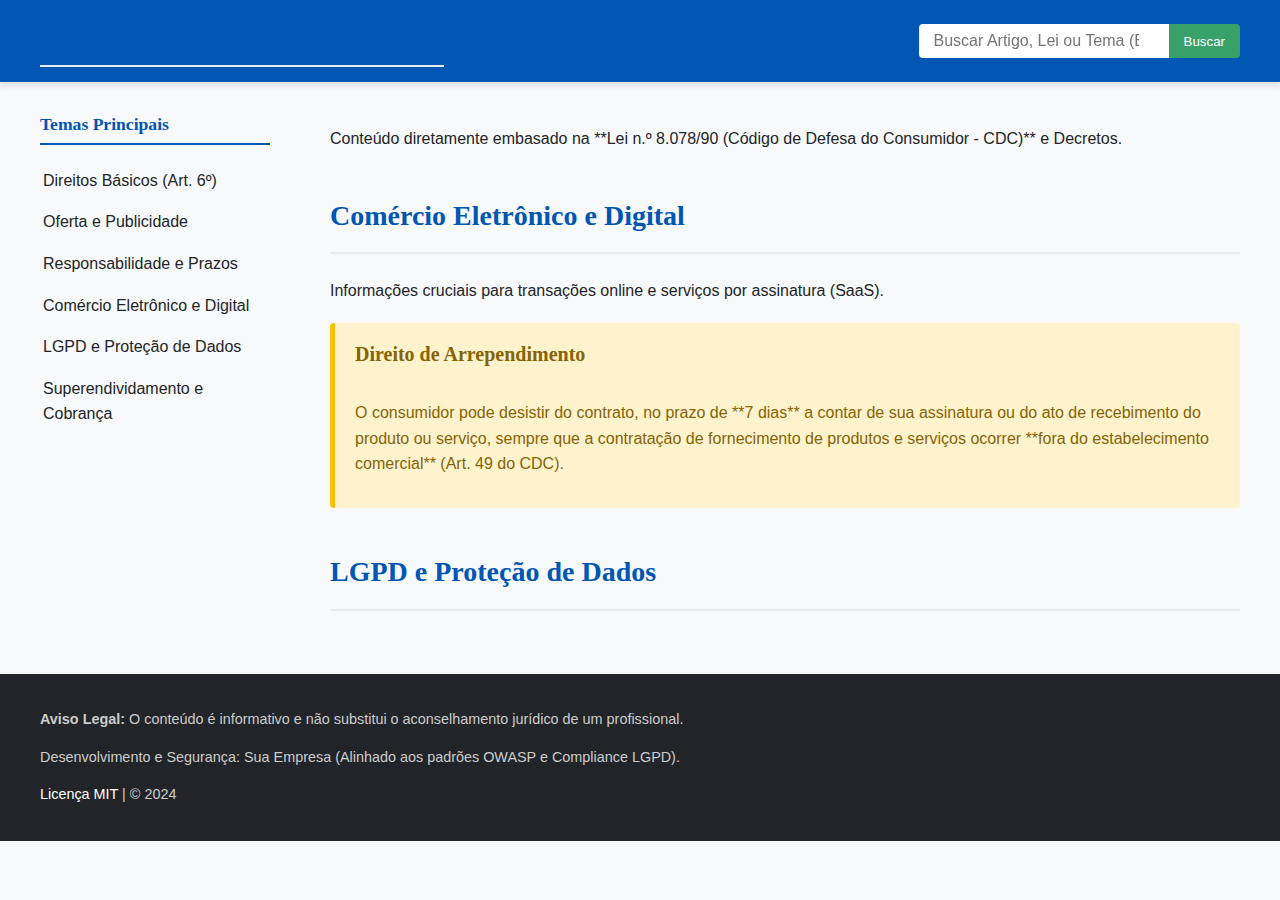
<file: advogados recém-formados/Direito Privado/Direito do Consumidor/index.html>
<!DOCTYPE html>
<html lang="pt-BR">
<head>
    <meta charset="UTF-8">
    <meta name="viewport" content="width=device-width, initial-scale=1.0">
    <title>Guia Prático de Direito do Consumidor | CDC, E-commerce e LGPD</title>
    <meta name="description" content="Consulta rápida sobre seus direitos de consumidor: Lei 8.078/90, direito de arrependimento, responsabilidade por vícios e segurança online.">
    <link rel="stylesheet" href="styles/main.css">
    </head>
<body>
    <header role="banner">
        <div class="container">
            <h1 class="logo">Guia Prático de Direito do Consumidor</h1>
            <form role="search" aria-label="Busca no Guia">
                <input type="search" placeholder="Buscar Artigo, Lei ou Tema (Ex: Arrependimento)">
                <button type="submit">Buscar</button>
            </form>
        </div>
    </header>

    <main role="main">
        <div class="container layout-grid">

            <aside id="menu-lateral" role="navigation" aria-label="Navegação por Temas">
                <h2>Temas Principais</h2>
                <ul>
                    <li><a href="#direitos-basicos">Direitos Básicos (Art. 6º)</a></li>
                    <li><a href="#oferta-publicidade">Oferta e Publicidade</a></li>
                    <li><a href="#responsabilidade">Responsabilidade e Prazos</a></li>
                    <li><a href="#e-commerce">Comércio Eletrônico e Digital</a></li>
                    <li><a href="#lgpd">LGPD e Proteção de Dados</a></li>
                    <li><a href="#superendividamento">Superendividamento e Cobrança</a></li>
                </ul>
            </aside>

            <section id="conteudo-principal" aria-label="Direito do Consumidor Detalhado">
                
                <article class="destaque-lei">
                    <p>Conteúdo diretamente embasado na **Lei n.º 8.078/90 (Código de Defesa do Consumidor - CDC)** e Decretos.</p>
                </article>

                <section id="e-commerce">
                    <h2>Comércio Eletrônico e Digital</h2>
                    <p>Informações cruciais para transações online e serviços por assinatura (SaaS).</p>
                    
                    <div class="card-alerta">
                        <h3>Direito de Arrependimento</h3>
                        <p>O consumidor pode desistir do contrato, no prazo de **7 dias** a contar de sua assinatura ou do ato de recebimento do produto ou serviço, sempre que a contratação de fornecimento de produtos e serviços ocorrer **fora do estabelecimento comercial** (Art. 49 do CDC).</p>
                    </div>

                    <div class="lista-artigos">
                        </div>
                </section>

                <section id="lgpd">
                    <h2>LGPD e Proteção de Dados</h2>
                    </section>
                
                </section>
        </div>
    </main>

    <footer role="contentinfo">
        <div class="container">
            <p><strong>Aviso Legal:</strong> O conteúdo é informativo e não substitui o aconselhamento jurídico de um profissional.</p>
            <p>Desenvolvimento e Segurança: Sua Empresa (Alinhado aos padrões OWASP e Compliance LGPD).</p>
            <p><a href="/licenca">Licença MIT</a> | © 2024</p>
        </div>
    </footer>

</body>
</html>
</file>
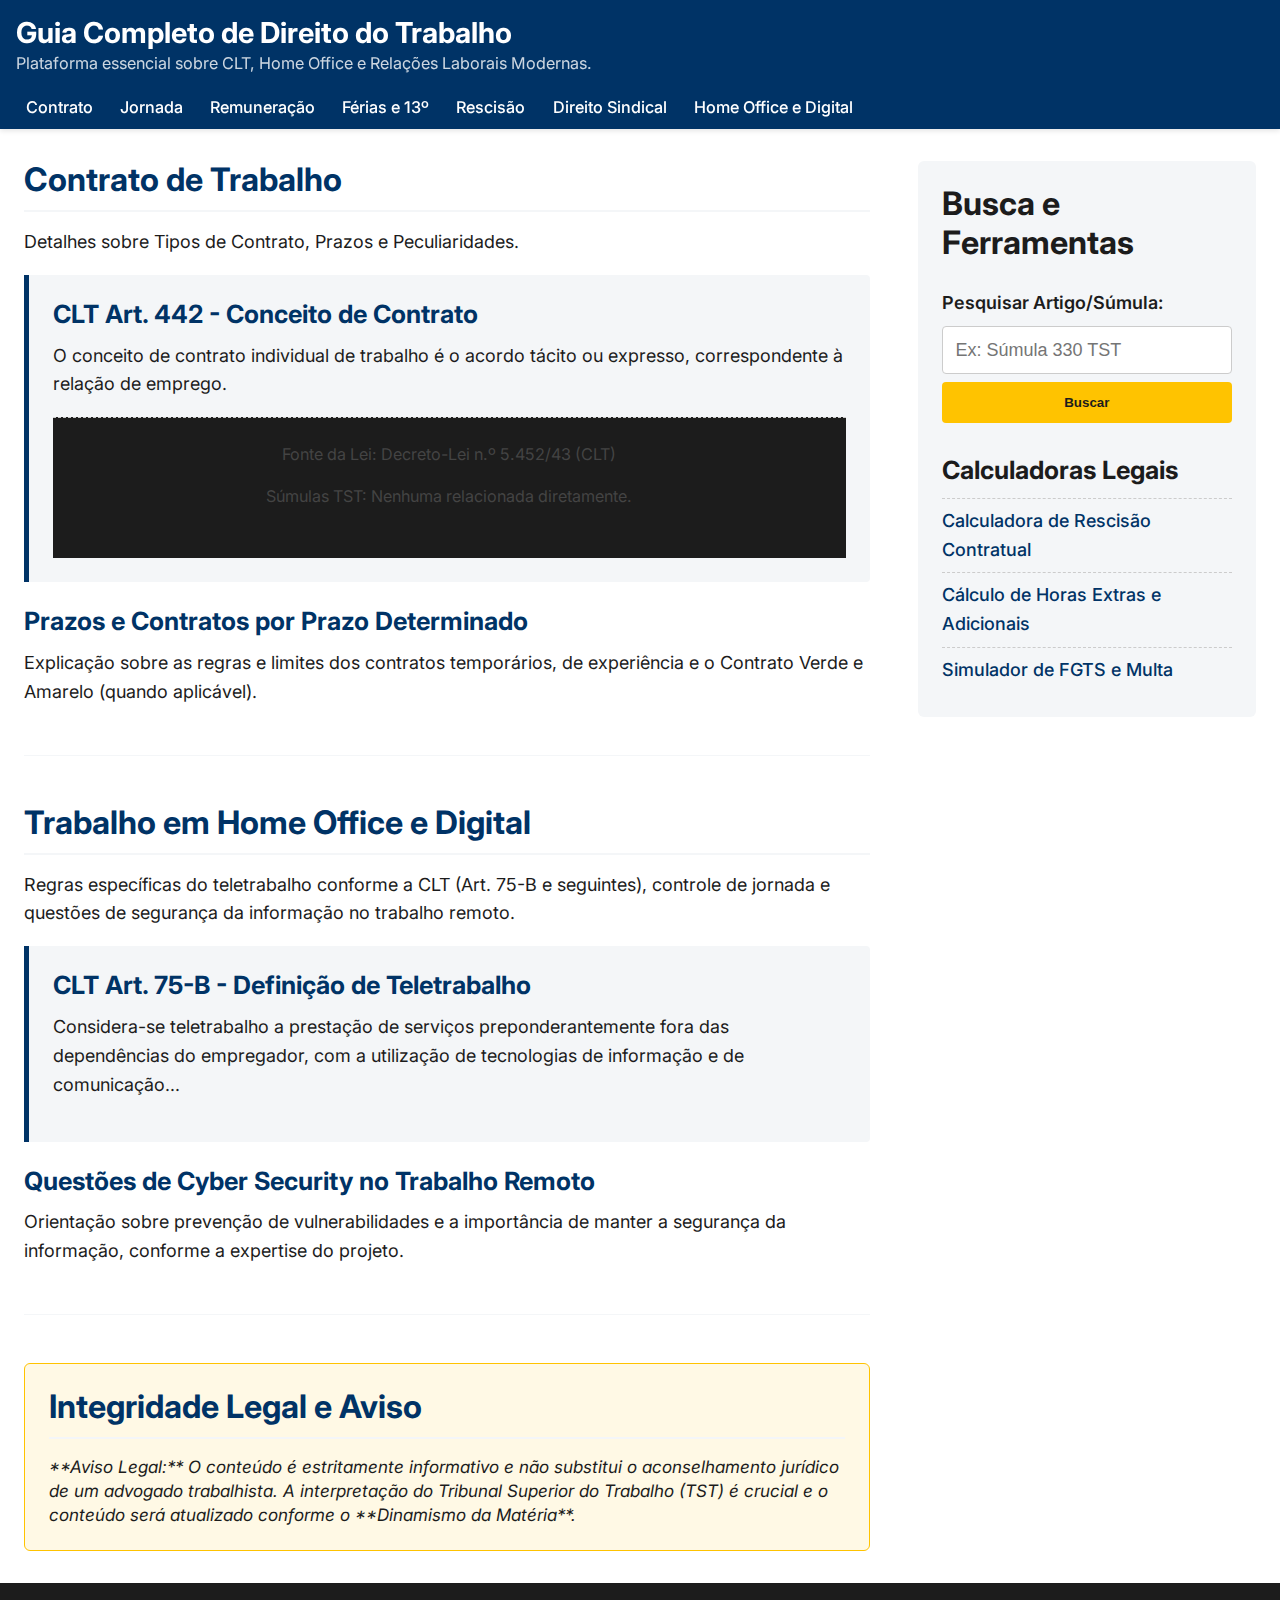
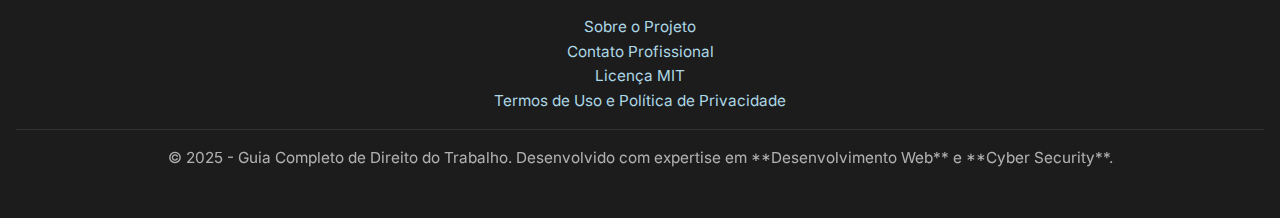
<file: advogados recém-formados/Direito Privado/Direito do Trabalho/index.html>
<!DOCTYPE html>
<html lang="pt-br">
<head>
    <meta charset="UTF-8">
    <meta name="viewport" content="width=device-width, initial-scale=1.0">
    <title>Guia Completo de Direito do Trabalho | CLT, Home Office e Digitalização</title>
    
    <link href="https://fonts.googleapis.com/css2?family=Inter:wght@400;500;700&family=Roboto:wght@400;700&display=swap" rel="stylesheet">
    
    <link rel="stylesheet" href="styles/main.css"> 
</head>
<body>

    <header role="banner" id="site-header">
        <div class="header-content">
            <h1>Guia Completo de Direito do Trabalho</h1>
            <p>Plataforma essencial sobre CLT, Home Office e Relações Laborais Modernas.</p>
        </div>
        
        <nav aria-label="Navegação de Módulos Legais">
            <ul>
                <li><a href="#contrato">Contrato</a></li>
                <li><a href="#jornada">Jornada</a></li>
                <li><a href="#remuneracao">Remuneração</a></li>
                <li><a href="#ferias">Férias e 13º</a></li>
                <li><a href="#rescisao">Rescisão</a></li>
                <li><a href="#sindical">Direito Sindical</a></li>
                <li><a href="#homeoffice">Home Office e Digital</a></li>
            </ul>
        </nav>
    </header>

    <div class="container-grid">

        <main role="main">

            <section id="contrato" aria-labelledby="contrato-titulo">
                <h2 id="contrato-titulo">Contrato de Trabalho</h2>
                <p>Detalhes sobre Tipos de Contrato, Prazos e Peculiaridades.</p>
                
                <article class="clt-artigo">
                    <h3>CLT Art. 442 - Conceito de Contrato</h3>
                    <p>O conceito de contrato individual de trabalho é o acordo tácito ou expresso, correspondente à relação de emprego.</p>
                    <footer>
                        <p>Fonte da Lei: Decreto-Lei n.º 5.452/43 (CLT)</p>
                        <p>Súmulas TST: Nenhuma relacionada diretamente.</p>
                    </footer>
                </article>

                <article class="clt-subtopico">
                    <h3>Prazos e Contratos por Prazo Determinado</h3>
                    <p>Explicação sobre as regras e limites dos contratos temporários, de experiência e o Contrato Verde e Amarelo (quando aplicável).</p>
                </article>
            </section>
            
            <hr>

            <section id="homeoffice" aria-labelledby="homeoffice-titulo">
                <h2 id="homeoffice-titulo">Trabalho em Home Office e Digital</h2>
                <p>Regras específicas do teletrabalho conforme a CLT (Art. 75-B e seguintes), controle de jornada e questões de segurança da informação no trabalho remoto.</p>
                
                <article class="clt-artigo">
                    <h3>CLT Art. 75-B - Definição de Teletrabalho</h3>
                    <p>Considera-se teletrabalho a prestação de serviços preponderantemente fora das dependências do empregador, com a utilização de tecnologias de informação e de comunicação...</p>
                </article>
                
                <article class="clt-subtopico">
                    <h3>Questões de Cyber Security no Trabalho Remoto</h3>
                    <p>Orientação sobre prevenção de vulnerabilidades e a importância de manter a segurança da informação, conforme a expertise do projeto.</p>
                </article>
            </section>

            <hr>

            <section id="aviso-legal" aria-labelledby="aviso-titulo">
                <h2 id="aviso-titulo">Integridade Legal e Aviso</h2>
                <p class="disclaimer">
                    **Aviso Legal:** O conteúdo é estritamente informativo e não substitui o aconselhamento jurídico de um advogado trabalhista. A interpretação do Tribunal Superior do Trabalho (TST) é crucial e o conteúdo será atualizado conforme o **Dinamismo da Matéria**.
                </p>
            </section>

        </main>

        <aside role="complementary" aria-labelledby="quick-index">
            <h2 id="quick-index">Busca e Ferramentas</h2>
            
            <form role="search">
                <label for="search-input">Pesquisar Artigo/Súmula:</label>
                <input type="search" id="search-input" name="query" placeholder="Ex: Súmula 330 TST" title="Pesquisar Artigo ou Súmula">
                <button type="submit">Buscar</button>
            </form>
            
            <section id="ferramentas">
                <h3>Calculadoras Legais</h3>
                <nav aria-label="Ferramentas de Cálculo">
                    <ul>
                        <li><a href="/calculadora-rescisao">Calculadora de Rescisão Contratual</a></li>
                        <li><a href="/calculadora-horas-extras">Cálculo de Horas Extras e Adicionais</a></li>
                        <li><a href="/simulador-fgts">Simulador de FGTS e Multa</a></li>
                    </ul>
                </nav>
            </section>
        </aside>

    </div> <footer role="contentinfo">
        <nav aria-label="Links de Rodapé e Informações Institucionais">
            <ul>
                <li><a href="/sobre">Sobre o Projeto</a></li>
                <li><a href="/contato">Contato Profissional</a></li>
                <li><a href="/licenca">Licença MIT</a></li>
                <li><a href="/termos">Termos de Uso e Política de Privacidade</a></li>
            </ul>
        </nav>
        <p>&copy; 2025 - Guia Completo de Direito do Trabalho. Desenvolvido com expertise em **Desenvolvimento Web** e **Cyber Security**.</p>
    </footer>

</body>
</html>
</file>
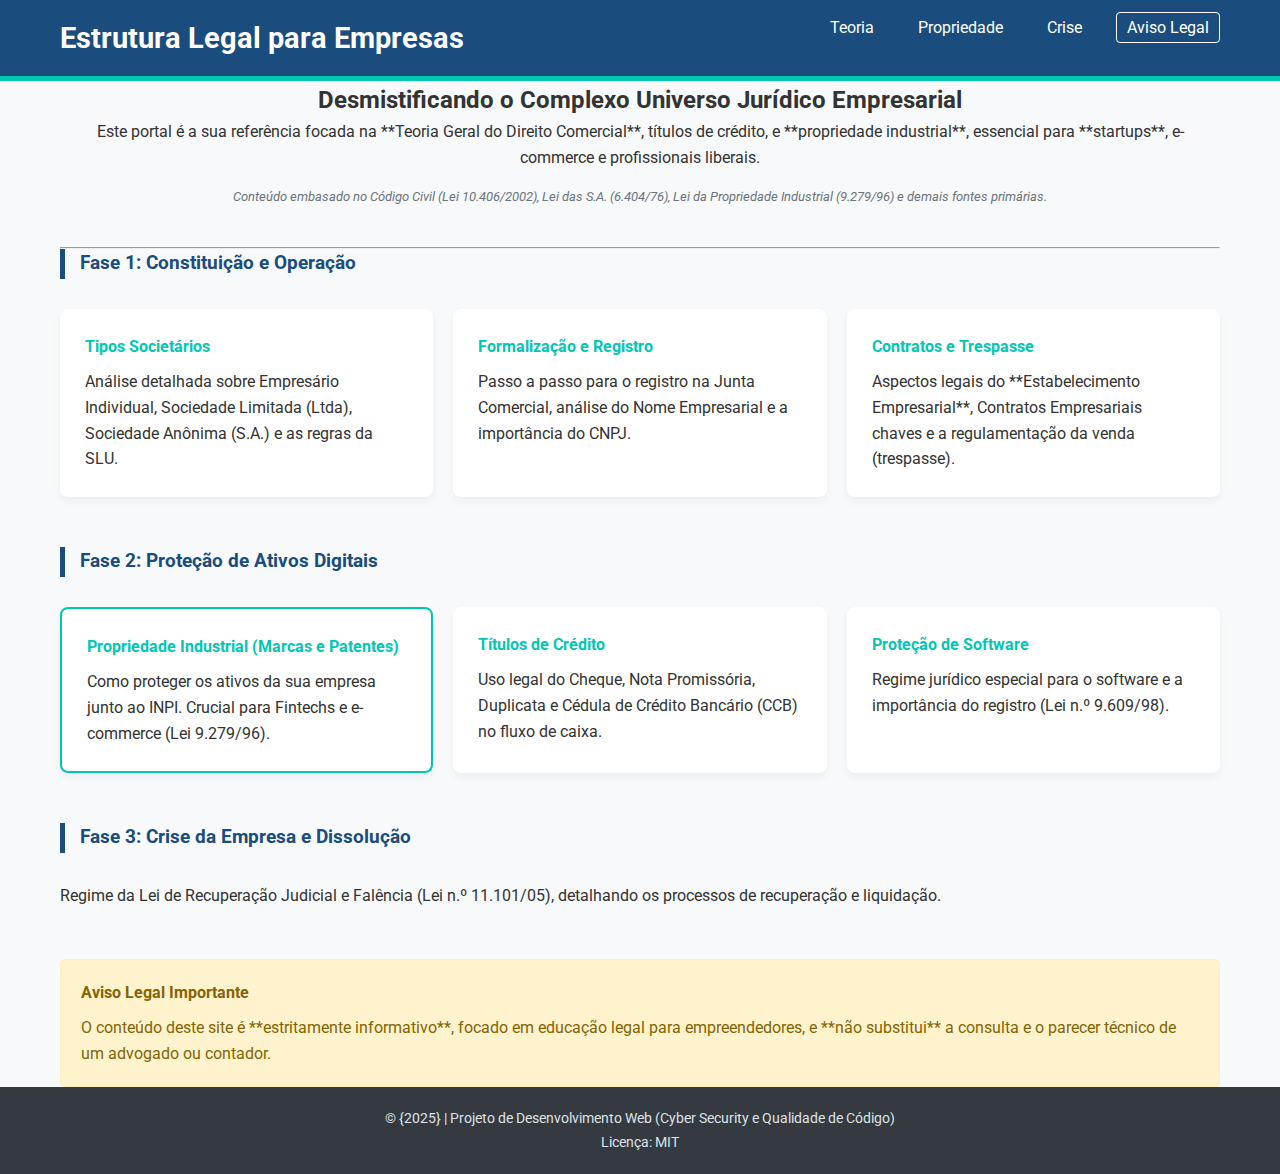
<file: advogados recém-formados/Direito Privado/Direito Empresarial/index.html>
<!DOCTYPE html>
<html lang="pt-BR">
<head>
    <meta charset="UTF-8">
    <meta name="viewport" content="width=device-width, initial-scale=1.0">
    <title>Estrutura Legal para Empresas | Guia Completo de Direito Empresarial</title>

    <meta name="description" content="Guia completo sobre Teoria da Empresa, Títulos de Crédito, Propriedade Industrial e aspectos legais para Startups e E-commerce no Brasil.">
    <meta name="author" content="[Nome da Sua Empresa de Desenvolvimento Web]">

    <link rel="stylesheet" href="style/main.css">

    <meta name="legal-disclaimer" content="Conteúdo informativo e educacional. Não substitui o parecer profissional de um advogado ou contador.">

    <link href="https://fonts.googleapis.com/css2?family=Roboto:wght@400;700&display=swap" rel="stylesheet">
</head>
<body>
    <header class="header">
        <div class="container">
            <h1>Estrutura Legal para Empresas</h1>
            <nav>
                <a href="#teoria">Teoria</a>
                <a href="#propriedade">Propriedade</a>
                <a href="#crise">Crise</a>
                <a href="#aviso" class="btn-aviso">Aviso Legal</a>
            </nav>
        </div>
    </header>

    <main class="container">
        <section class="intro">
            <h2>Desmistificando o Complexo Universo Jurídico Empresarial</h2>
            <p>Este portal é a sua referência focada na **Teoria Geral do Direito Comercial**, títulos de crédito, e **propriedade industrial**, essencial para **startups**, e-commerce e profissionais liberais.</p>
            <p class="fundamentacao">
                <small>Conteúdo embasado no Código Civil (Lei 10.406/2002), Lei das S.A. (6.404/76), Lei da Propriedade Industrial (9.279/96) e demais fontes primárias.</small>
            </p>
        </section>

        <hr>

        <section id="teoria" class="content-section">
            <h3>Fase 1: Constituição e Operação</h3>
            <div class="card-grid">
                <article class="card">
                    <h4>Tipos Societários</h4>
                    <p>Análise detalhada sobre Empresário Individual, Sociedade Limitada (Ltda), Sociedade Anônima (S.A.) e as regras da SLU.</p>
                </article>
                <article class="card">
                    <h4>Formalização e Registro</h4>
                    <p>Passo a passo para o registro na Junta Comercial, análise do Nome Empresarial e a importância do CNPJ.</p>
                </article>
                <article class="card">
                    <h4>Contratos e Trespasse</h4>
                    <p>Aspectos legais do **Estabelecimento Empresarial**, Contratos Empresariais chaves e a regulamentação da venda (trespasse).</p>
                </article>
            </div>
        </section>

        <section id="propriedade" class="content-section">
            <h3>Fase 2: Proteção de Ativos Digitais</h3>
            <div class="card-grid">
                <article class="card highlight">
                    <h4>Propriedade Industrial (Marcas e Patentes)</h4>
                    <p>Como proteger os ativos da sua empresa junto ao INPI. Crucial para Fintechs e e-commerce (Lei 9.279/96).</p>
                </article>
                <article class="card">
                    <h4>Títulos de Crédito</h4>
                    <p>Uso legal do Cheque, Nota Promissória, Duplicata e Cédula de Crédito Bancário (CCB) no fluxo de caixa.</p>
                </article>
                <article class="card">
                    <h4>Proteção de Software</h4>
                    <p>Regime jurídico especial para o software e a importância do registro (Lei n.º 9.609/98).</p>
                </article>
            </div>
        </section>

        <section id="crise" class="content-section">
            <h3>Fase 3: Crise da Empresa e Dissolução</h3>
            <p>Regime da Lei de Recuperação Judicial e Falência (Lei n.º 11.101/05), detalhando os processos de recuperação e liquidação.</p>
        </section>

        <section id="aviso" class="warning-box">
            <h4>Aviso Legal Importante</h4>
            <p>O conteúdo deste site é **estritamente informativo**, focado em educação legal para empreendedores, e **não substitui** a consulta e o parecer técnico de um advogado ou contador.</p>
        </section>
    </main>

    <footer class="footer">
        <div class="container">
            <p>&copy; {2025} | Projeto de Desenvolvimento Web (Cyber Security e Qualidade de Código)</p>
            <p>Licença: MIT</p>
        </div>
    </footer>
</body>
</html>
</file>
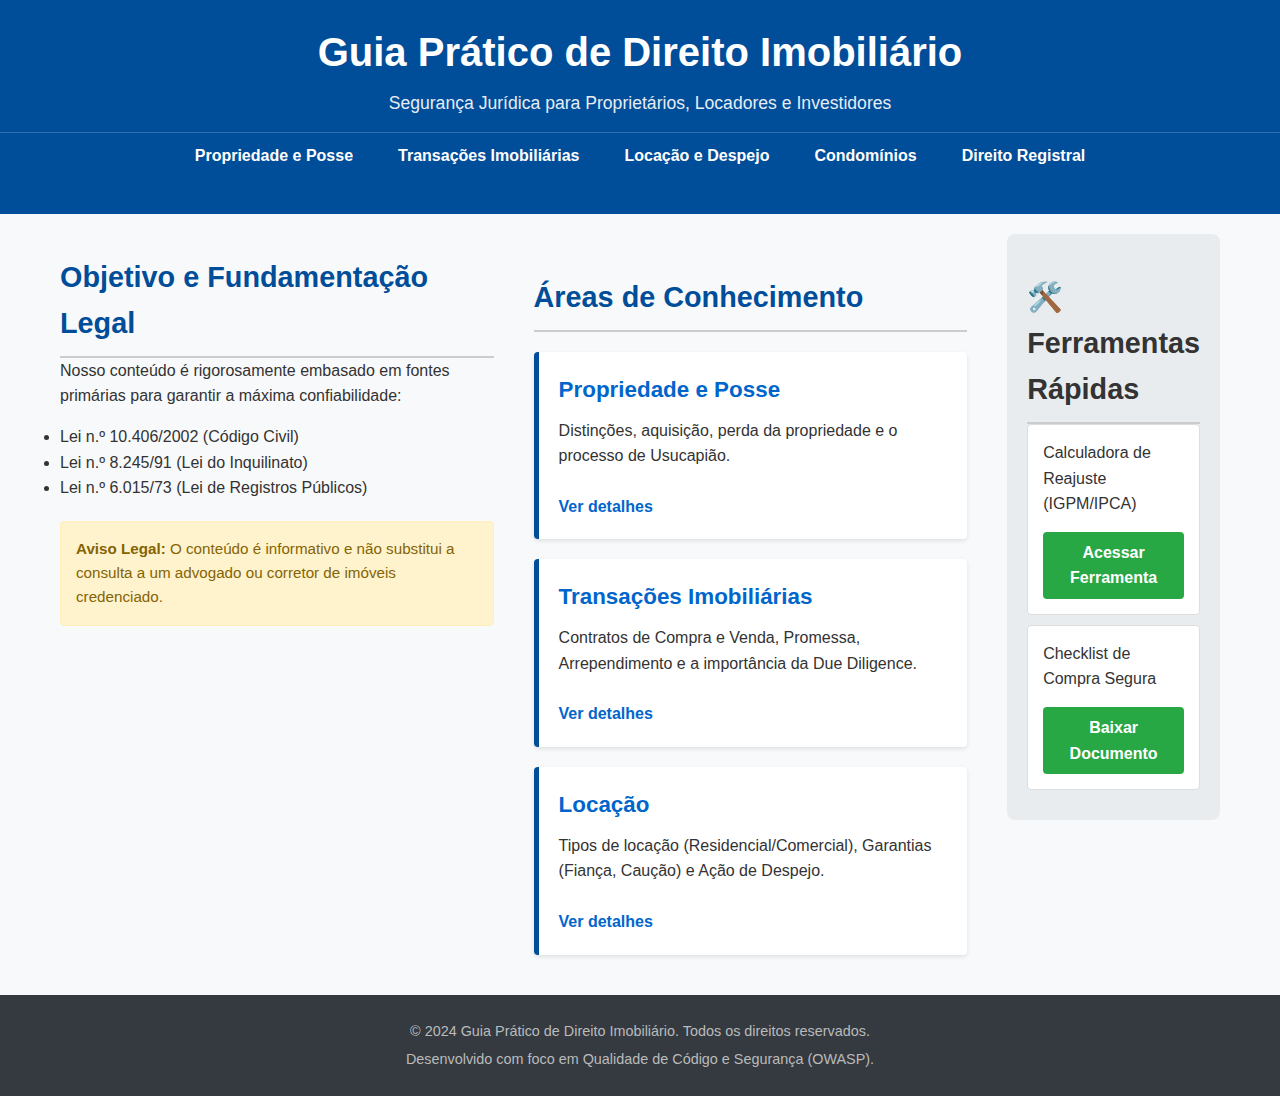
<file: advogados recém-formados/Direito Privado/Direito Imobiliario/index.html>
<!DOCTYPE html>
<html lang="pt-BR">
<head>
    <meta charset="UTF-8">
    <meta name="viewport" content="width=device-width, initial-scale=1.0">
    <title>Guia Prático de Direito Imobiliário - Segurança e Conteúdo Legal</title>
    <link rel="stylesheet" href="style/main.css">
    <meta name="description" content="Plataforma especializada em transações, registro e litígios imobiliários, baseada no Código Civil, Lei do Inquilinato e Registros Públicos.">
</head>
<body>

    <header>
        <h1>Guia Prático de Direito Imobiliário</h1>
        <p>Segurança Jurídica para Proprietários, Locadores e Investidores</p>
        <nav aria-label="Navegação Principal">
            <ul>
                <li><a href="#propriedade">Propriedade e Posse</a></li>
                <li><a href="#transacoes">Transações Imobiliárias</a></li>
                <li><a href="#locacao">Locação e Despejo</a></li>
                <li><a href="#condominios">Condomínios</a></li>
                <li><a href="#registro">Direito Registral</a></li>
            </ul>
        </nav>
    </header>

    <main>
        <section id="autoridade" aria-labelledby="h2-autoridade">
            <h2 id="h2-autoridade">Objetivo e Fundamentação Legal</h2>
            <p>Nosso conteúdo é rigorosamente embasado em fontes primárias para garantir a máxima confiabilidade:</p>
            <ul>
                <li>Lei n.º 10.406/2002 (Código Civil)</li>
                <li>Lei n.º 8.245/91 (Lei do Inquilinato)</li>
                <li>Lei n.º 6.015/73 (Lei de Registros Públicos)</li>
            </ul>
            <p class="aviso"><strong>Aviso Legal:</strong> O conteúdo é informativo e não substitui a consulta a um advogado ou corretor de imóveis credenciado.</p>
        </section>

        <section id="conteudo-principal" aria-labelledby="h2-conteudo">
            <h2 id="h2-conteudo">Áreas de Conhecimento</h2>

            <article id="propriedade" class="card">
                <h3>Propriedade e Posse</h3>
                <p>Distinções, aquisição, perda da propriedade e o processo de Usucapião.</p>
                <a href="#">Ver detalhes</a>
            </article>

            <article id="transacoes" class="card">
                <h3>Transações Imobiliárias</h3>
                <p>Contratos de Compra e Venda, Promessa, Arrependimento e a importância da Due Diligence.</p>
                <a href="#">Ver detalhes</a>
            </article>

            <article id="locacao" class="card">
                <h3>Locação</h3>
                <p>Tipos de locação (Residencial/Comercial), Garantias (Fiança, Caução) e Ação de Despejo.</p>
                <a href="#">Ver detalhes</a>
            </article>

        </section>

        <aside aria-label="Ferramentas e Recursos Adicionais">
            <h2>🛠️ Ferramentas Rápidas</h2>
            <div class="tool-link">
                <p>Calculadora de Reajuste (IGPM/IPCA)</p>
                <a href="#">Acessar Ferramenta</a>
            </div>
            <div class="tool-link">
                <p>Checklist de Compra Segura</p>
                <a href="#">Baixar Documento</a>
            </div>
        </aside>
    </main>

    <footer>
        <p>&copy; 2024 Guia Prático de Direito Imobiliário. Todos os direitos reservados.</p>
        <p>Desenvolvido com foco em Qualidade de Código e Segurança (OWASP).</p>
    </footer>

</body>
</html>
</file>
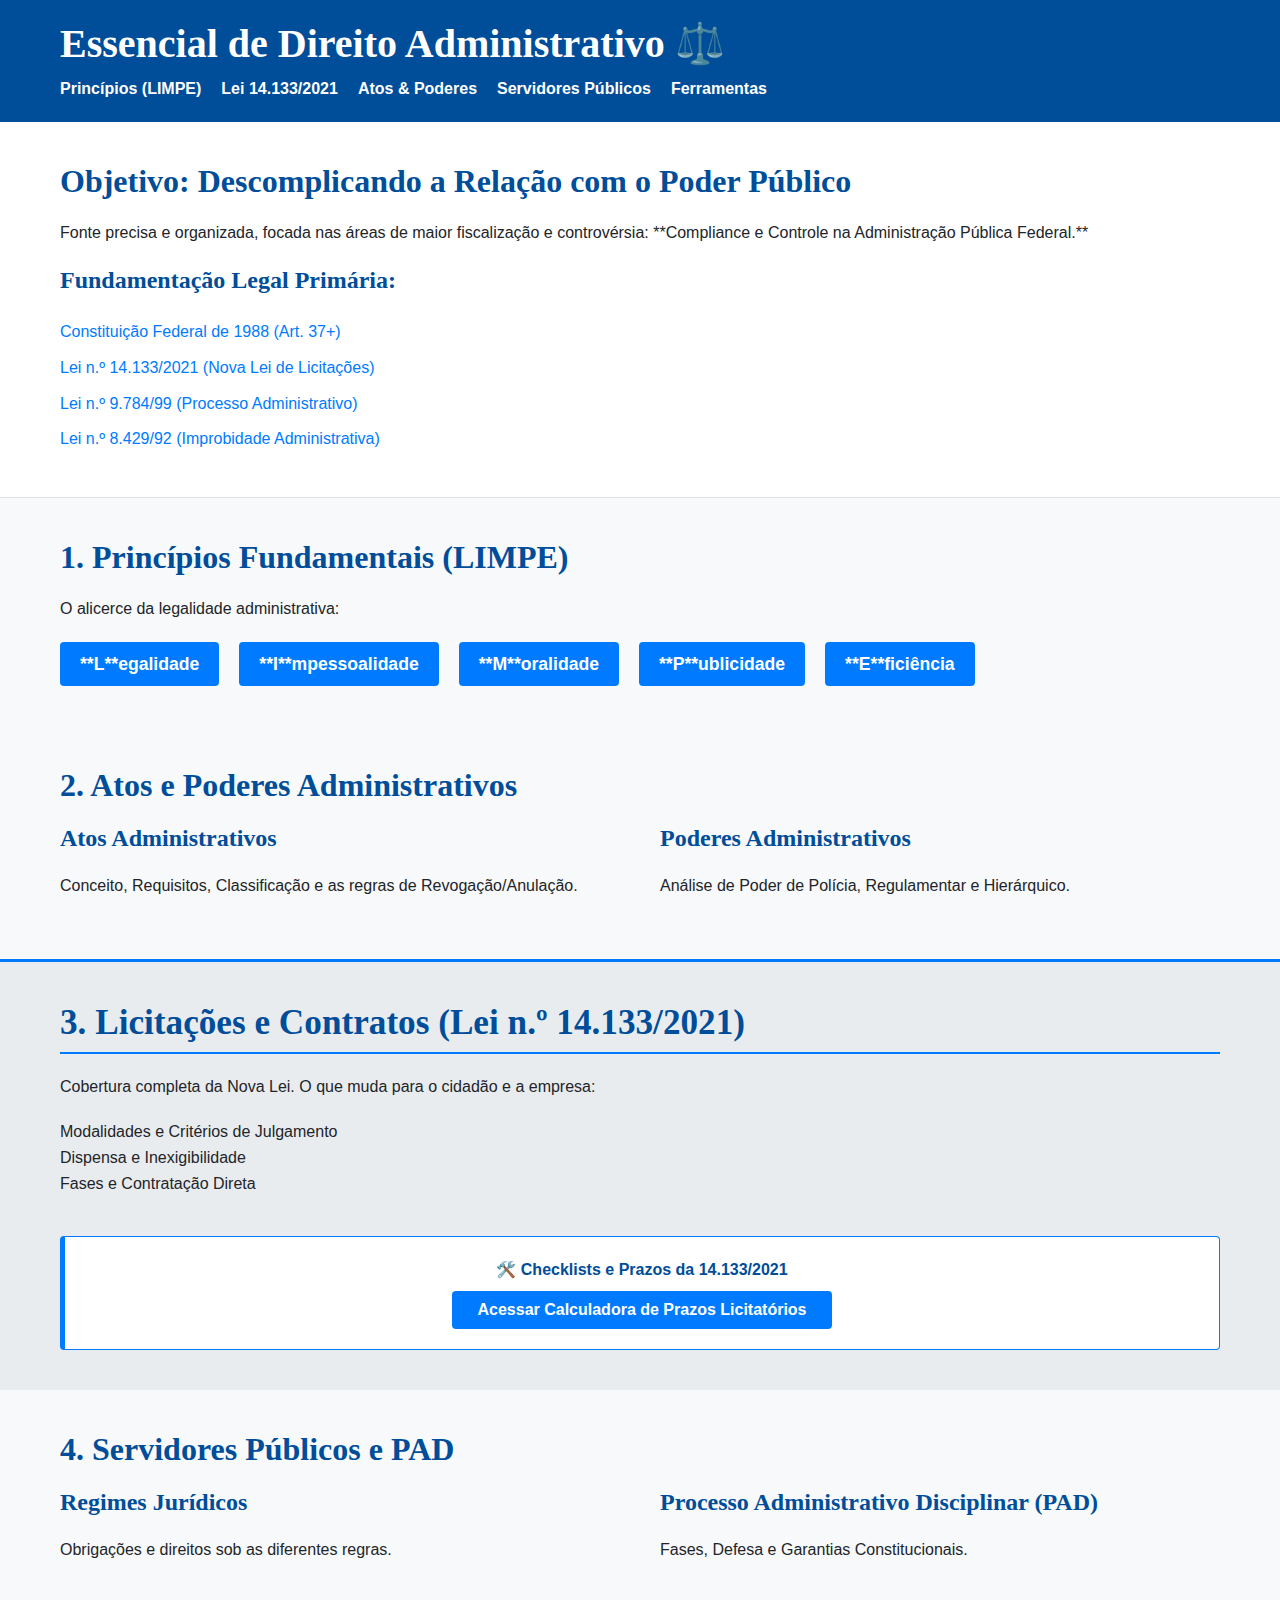
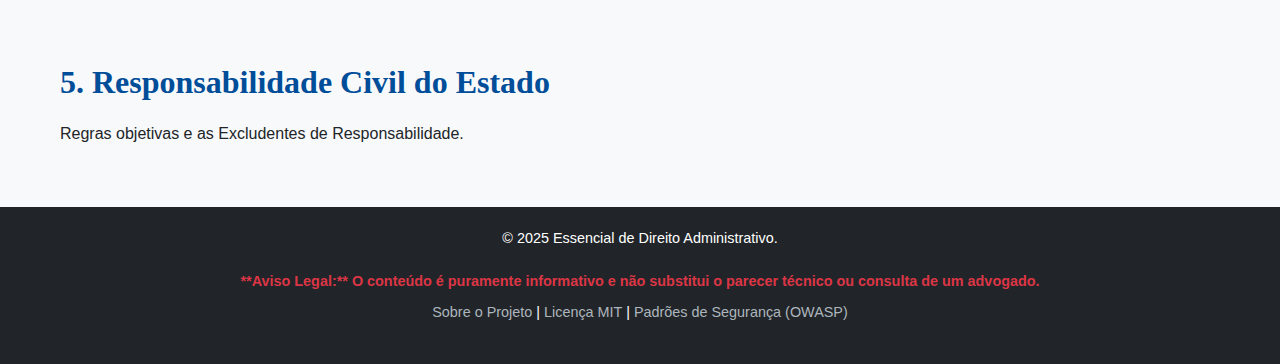
<file: Modelos de Arquitetura de Informação Otimizada/Direito Publico/Direito Administrativo/index.html>
<!DOCTYPE html>
<html lang="pt-BR">
<head>
    <meta charset="UTF-8">
    <meta name="viewport" content="width=device-width, initial-scale=1.0">
    <title>Essencial de Direito Administrativo | Lei 14.133/2021, Licitações e Servidores</title>
    <meta name="description" content="Plataforma de consulta focada nas normas essenciais da Administração Pública: Licitações (Lei 14.133), Contratos, Atos Administrativos e Servidores Públicos. Compliance e Controle.">
    <link rel="canonical" href="[URL_DO_SITE_AQUI]">
    
    <link rel="stylesheet" href="styles/main.css">
    
    </head>
<body>
    <header class="header">
        <div class="container">
            <h1>Essencial de Direito Administrativo ⚖️</h1>
            <nav class="main-nav">
                <ul>
                    <li><a href="#principios">Princípios (LIMPE)</a></li>
                    <li><a href="#licitacoes-e-contratos">Lei 14.133/2021</a></li>
                    <li><a href="#atos-e-poderes">Atos & Poderes</a></li>
                    <li><a href="#servidores-e-pad">Servidores Públicos</a></li>
                    <li><a href="#ferramentas">Ferramentas</a></li>
                </ul>
            </nav>
        </div>
    </header>

    <main id="main-content">
        <section id="objetivo" class="section-hero">
            <div class="container">
                <h2>Objetivo: Descomplicando a Relação com o Poder Público</h2>
                <p>Fonte precisa e organizada, focada nas áreas de maior fiscalização e controvérsia: **Compliance e Controle na Administração Pública Federal.**</p>
                <div class="legal-fundation">
                    <h3>Fundamentação Legal Primária:</h3>
                    <ul>
                        <li><a href="[LINK_CF]" target="_blank">Constituição Federal de 1988 (Art. 37+)</a></li>
                        <li><a href="[LINK_14133]" target="_blank">Lei n.º 14.133/2021 (Nova Lei de Licitações)</a></li>
                        <li><a href="[LINK_9784]" target="_blank">Lei n.º 9.784/99 (Processo Administrativo)</a></li>
                        <li><a href="[LINK_8429]" target="_blank">Lei n.º 8.429/92 (Improbidade Administrativa)</a></li>
                    </ul>
                </div>
            </div>
        </section>

        <section id="principios" class="section-content">
            <div class="container">
                <h2>1. Princípios Fundamentais (LIMPE)</h2>
                <p>O alicerce da legalidade administrativa:</p>
                <ul class="pillar-list">
                    <li>**L**egalidade</li>
                    <li>**I**mpessoalidade</li>
                    <li>**M**oralidade</li>
                    <li>**P**ublicidade</li>
                    <li>**E**ficiência</li>
                </ul>
            </div>
        </section>

        <section id="atos-e-poderes" class="section-content">
            <div class="container">
                <h2>2. Atos e Poderes Administrativos</h2>
                <div class="grid-2-cols">
                    <article id="atos">
                        <h3>Atos Administrativos</h3>
                        <p>Conceito, Requisitos, Classificação e as regras de Revogação/Anulação.</p>
                    </article>
                    <article id="poderes">
                        <h3>Poderes Administrativos</h3>
                        <p>Análise de Poder de Polícia, Regulamentar e Hierárquico.</p>
                    </article>
                </div>
            </div>
        </section>

        <section id="licitacoes-e-contratos" class="section-critical-focus">
            <div class="container">
                <h2 class="critical-title">3. Licitações e Contratos (Lei n.º 14.133/2021)</h2>
                <p>Cobertura completa da Nova Lei. O que muda para o cidadão e a empresa:</p>
                <ul class="licitation-topics">
                    <li>Modalidades e Critérios de Julgamento</li>
                    <li>Dispensa e Inexigibilidade</li>
                    <li>Fases e Contratação Direta</li>
                </ul>
                
                <div id="tool-cta" class="cta-box">
                    <h4>🛠️ Checklists e Prazos da 14.133/2021</h4>
                    <button id="access-tool-btn">Acessar Calculadora de Prazos Licitatórios</button>
                </div>
            </div>
        </section>

        <section id="servidores-e-pad" class="section-content">
            <div class="container">
                <h2>4. Servidores Públicos e PAD</h2>
                <div class="grid-2-cols">
                    <article>
                        <h3>Regimes Jurídicos</h3>
                        <p>Obrigações e direitos sob as diferentes regras.</p>
                    </article>
                    <article>
                        <h3>Processo Administrativo Disciplinar (PAD)</h3>
                        <p>Fases, Defesa e Garantias Constitucionais.</p>
                    </article>
                </div>
            </div>
        </section>
        
        <section id="responsabilidade-estado" class="section-content">
            <div class="container">
                <h2>5. Responsabilidade Civil do Estado</h2>
                <p>Regras objetivas e as Excludentes de Responsabilidade.</p>
            </div>
        </section>

    </main>

    <footer class="footer">
        <div class="container">
            <p>&copy; 2025 Essencial de Direito Administrativo.</p>
            <p class="legal-disclaimer">
                **Aviso Legal:** O conteúdo é puramente informativo e não substitui o parecer técnico ou consulta de um advogado.
            </p>
            <p>
                <a href="[LINK_SOBRE_PROJETO]">Sobre o Projeto</a> | 
                <a href="[LINK_LICENCA]">Licença MIT</a> | 
                <a href="[LINK_SEGURANCA]">Padrões de Segurança (OWASP)</a>
            </p>
        </div>
    </footer>
</body>
</html>
</file>
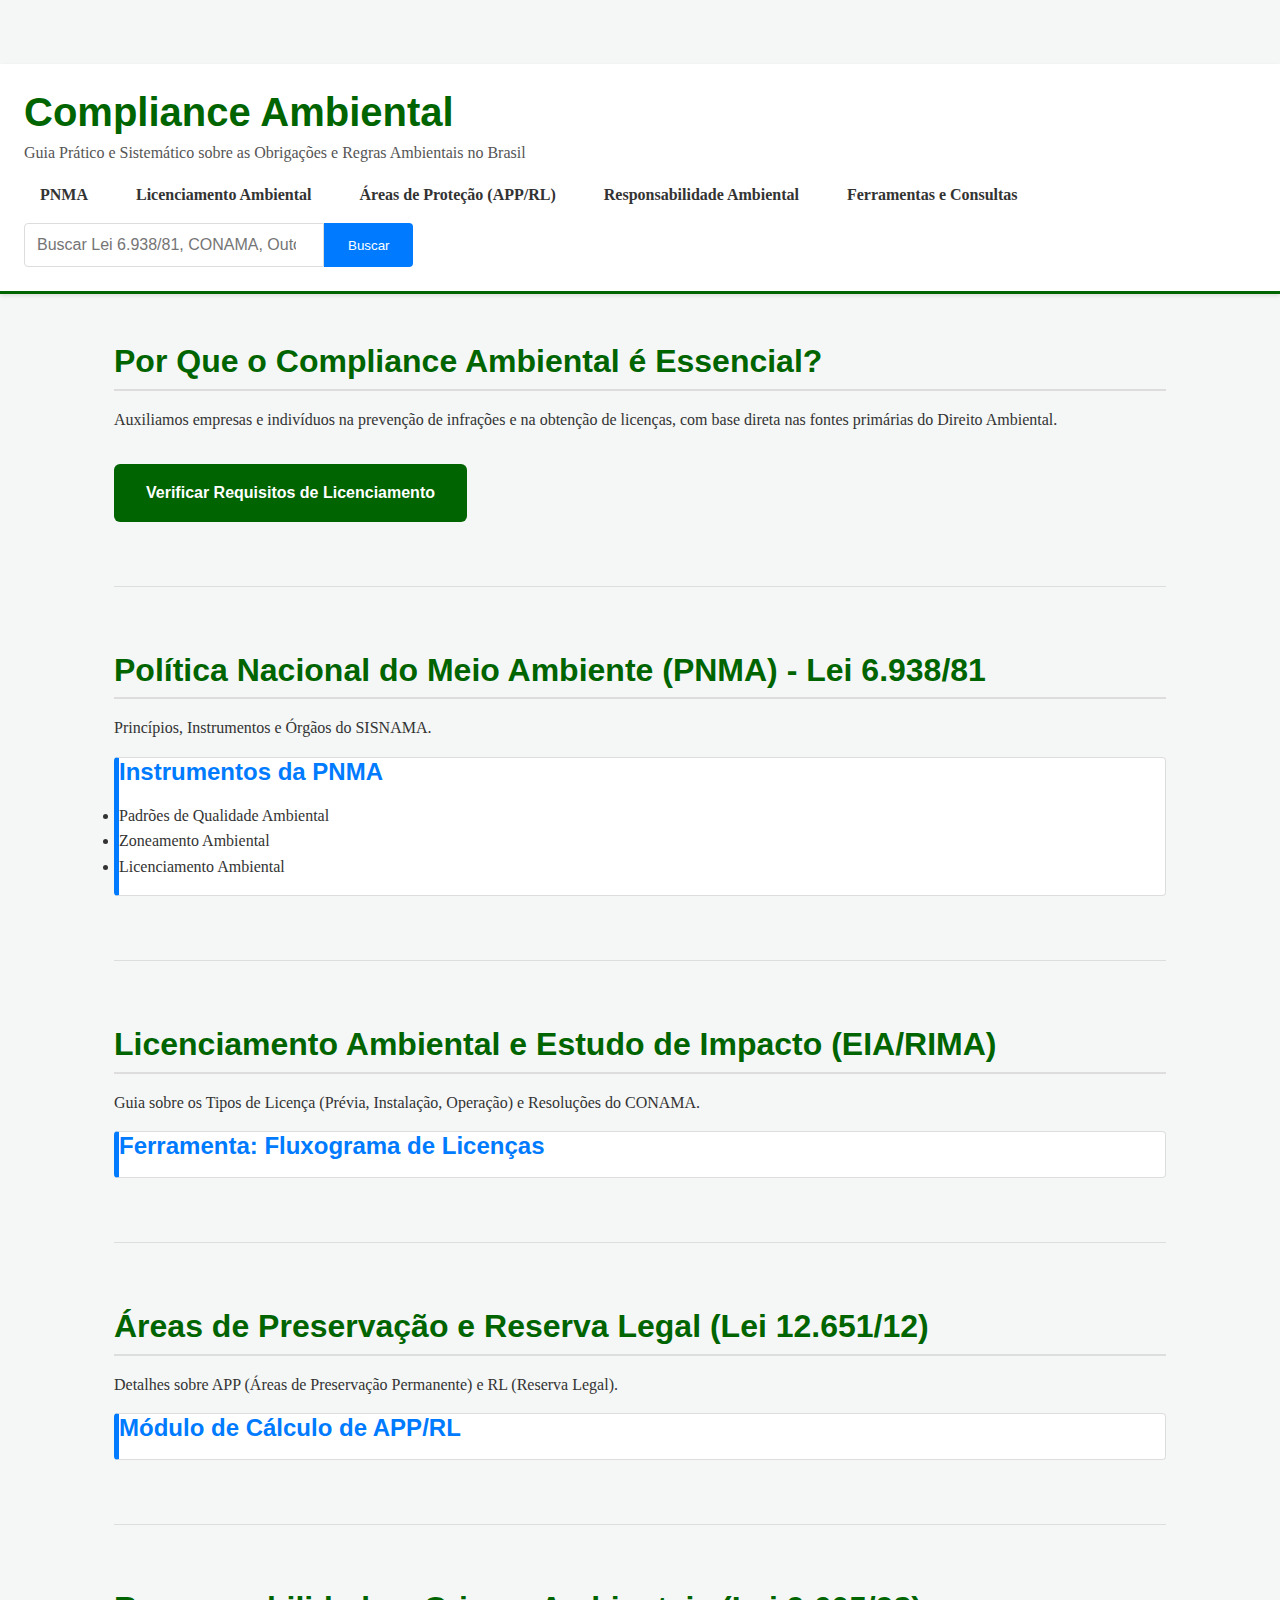
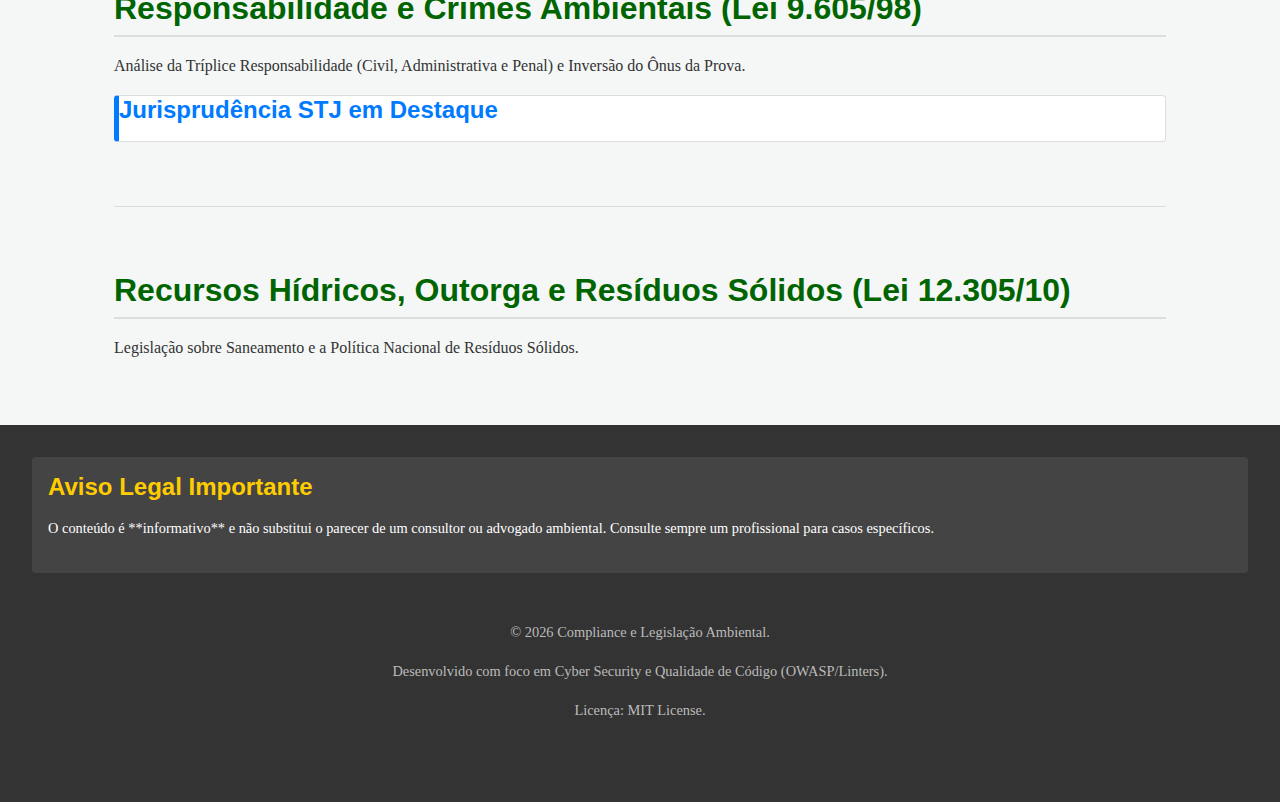
<file: Modelos de Arquitetura de Informação Otimizada/Direito Publico/Direito Ambiental/index.html>
<!DOCTYPE html>
<html lang="pt-BR">
<head>
    <meta charset="UTF-8">
    <meta name="viewport" content="width=device-width, initial-scale=1.0">
    <meta name="description" content="Plataforma de referência sobre a legislação ambiental brasileira: Licenciamento, Responsabilidade e Política Nacional do Meio Ambiente (PNMA). Essencial para indústrias e agronegócio.">
    <title>Compliance e Legislação Ambiental | PNMA, Licenças e Responsabilidade</title>
    <link rel="icon" href="/favicon.ico">
    <link rel="stylesheet" href="styles/main.css">
</head>
<body>

    <header role="banner">
        <nav aria-label="Navegação Principal">
            <h1>Compliance Ambiental</h1>
            <p>Guia Prático e Sistemático sobre as Obrigações e Regras Ambientais no Brasil</p>
            <ul>
                <li><a href="#pnma">PNMA</a></li>
                <li><a href="#licenciamento">Licenciamento Ambiental</a></li>
                <li><a href="#areas-protecao">Áreas de Proteção (APP/RL)</a></li>
                <li><a href="#responsabilidade">Responsabilidade Ambiental</a></li>
                <li><a href="#ferramentas">Ferramentas e Consultas</a></li>
            </ul>
        </nav>
        <div class="search-bar">
            <form role="search">
                <label for="search-input" class="visually-hidden">Buscar na Legislação</label>
                <input type="search" id="search-input" placeholder="Buscar Lei 6.938/81, CONAMA, Outorga...">
                <button type="submit">Buscar</button>
            </form>
        </div>
    </header>

    <main id="content">

        <section id="introducao">
            <h2>Por Que o Compliance Ambiental é Essencial?</h2>
            <p>Auxiliamos empresas e indivíduos na prevenção de infrações e na obtenção de licenças, com base direta nas fontes primárias do Direito Ambiental.</p>
            <a href="/ferramentas/checklist" class="cta-button">Verificar Requisitos de Licenciamento</a>
        </section>

        <hr>

        <section id="pnma">
            <h2 id="pnma">Política Nacional do Meio Ambiente (PNMA) - Lei 6.938/81</h2>
            <p>Princípios, Instrumentos e Órgãos do SISNAMA.</p>
            <article class="regulation-summary">
                <h3>Instrumentos da PNMA</h3>
                <ul>
                    <li>Padrões de Qualidade Ambiental</li>
                    <li>Zoneamento Ambiental</li>
                    <li>Licenciamento Ambiental</li>
                </ul>
            </article>
        </section>

        <hr>

        <section id="licenciamento">
            <h2 id="licenciamento">Licenciamento Ambiental e Estudo de Impacto (EIA/RIMA)</h2>
            <p>Guia sobre os Tipos de Licença (Prévia, Instalação, Operação) e Resoluções do CONAMA.</p>
            <div class="tool-placeholder">
                <h3>Ferramenta: Fluxograma de Licenças</h3>
            </div>
        </section>

        <hr>

        <section id="areas-protecao">
            <h2 id="areas-protecao">Áreas de Preservação e Reserva Legal (Lei 12.651/12)</h2>
            <p>Detalhes sobre APP (Áreas de Preservação Permanente) e RL (Reserva Legal).</p>
            <div class="tool-placeholder">
                <h3>Módulo de Cálculo de APP/RL</h3>
            </div>
        </section>

        <hr>

        <section id="responsabilidade">
            <h2 id="responsabilidade">Responsabilidade e Crimes Ambientais (Lei 9.605/98)</h2>
            <p>Análise da Tríplice Responsabilidade (Civil, Administrativa e Penal) e Inversão do Ônus da Prova.</p>
            <article class="legal-analysis">
                <h3>Jurisprudência STJ em Destaque</h3>
                </article>
        </section>

        <hr>

        <section id="recursos-hidricos">
            <h2>Recursos Hídricos, Outorga e Resíduos Sólidos (Lei 12.305/10)</h2>
            <p>Legislação sobre Saneamento e a Política Nacional de Resíduos Sólidos.</p>
        </section>

    </main>

    <footer role="contentinfo">
        <section class="legal-notice">
            <h3>Aviso Legal Importante</h3>
            <p>O conteúdo é **informativo** e não substitui o parecer de um consultor ou advogado ambiental. Consulte sempre um profissional para casos específicos.</p>
        </section>

        <section class="meta-info">
            <p>&copy; <span id="current-year">2024</span> Compliance e Legislação Ambiental.</p>
            <p>Desenvolvido com foco em Cyber Security e Qualidade de Código (OWASP/Linters).</p>
            <p>Licença: MIT License.</p>
        </section>
    </footer>

    <script>
        document.getElementById('current-year').textContent = new Date().getFullYear();
    </script>

</body>
</html>
</file>
<file: advogados recém-formados/Direito Privado/Direito do Consumidor/styles/main.css>
/* Variáveis CSS para gerenciamento fácil de cores */
:root {
    --primary-color: #0056b3; /* Azul Marinho Profundo */
    --secondary-color: #ffc107; /* Amarelo (Avisos) */
    --action-color: #38a169; /* Verde (Botão) */
    --background-color: #f8f9fa; /* Fundo Cinza Claro */
    --text-color: #212529; /* Texto Quase Preto */
    --light-border: #e9ecef;
}

/* RESET BÁSICO E TIPOGRAFIA */
body {
    font-family: 'Open Sans', Arial, sans-serif;
    line-height: 1.6;
    color: var(--text-color);
    background-color: var(--background-color);
    padding-top: 80px; /* Espaço para o header fixo */
    margin: 0;
}

/* Títulos */
h1, h2, h3 {
    font-family: 'Merriweather', Georgia, serif;
    color: var(--primary-color);
    margin-top: 1.5em;
    padding-bottom: 0.5em;
    border-bottom: 2px solid var(--light-border);
}

h1 { font-size: 2rem; }
h2 { font-size: 1.75rem; }
h3 { font-size: 1.25rem; }

a {
    color: var(--primary-color);
    text-decoration: none;
}

a:hover {
    text-decoration: underline;
}

/* LAYOUT GERAL E CONTAINER */
.container {
    max-width: 1200px;
    margin: 0 auto;
    padding: 0 20px;
}

/* HEADER E BUSCA */
header {
    background-color: var(--primary-color);
    color: white;
    padding: 15px 0;
    position: fixed;
    top: 0;
    left: 0;
    width: 100%;
    z-index: 100;
    box-shadow: 0 4px 6px rgba(0, 0, 0, 0.1);
}

header .container {
    display: flex;
    justify-content: space-between;
    align-items: center;
}

.logo {
    font-size: 1.5rem;
    font-weight: 700;
    margin: 0;
}

header form {
    display: flex;
}

header input[type="search"] {
    padding: 8px 15px;
    border: none;
    border-radius: 4px 0 0 4px;
    width: 250px;
    font-size: 1rem;
}

header button[type="submit"] {
    padding: 8px 15px;
    background-color: var(--action-color);
    color: white;
    border: none;
    border-radius: 0 4px 4px 0;
    cursor: pointer;
    transition: background-color 0.2s;
}

header button[type="submit"]:hover {
    background-color: #2e8b57;
}

/* MAIN LAYOUT (GRID) */
.layout-grid {
    display: grid;
    grid-template-columns: 250px 1fr;
    gap: 40px;
    margin-top: 30px;
}

/* ASIDE (MENU LATERAL) */
aside {
    position: sticky;
    top: 100px; /* Ajuste para ficar abaixo do header */
    height: fit-content;
    padding-right: 20px;
}

aside h2 {
    border-bottom: 2px solid var(--primary-color);
    padding-bottom: 5px;
    margin-top: 0;
    font-size: 1.1rem;
}

aside ul {
    list-style: none;
    padding: 0;
    margin: 10px 0 0 0;
}

aside ul a {
    display: block;
    padding: 8px 15px;
    color: var(--text-color);
    text-decoration: none;
    border-left: 3px solid transparent;
    margin-left: -15px;
    transition: all 0.2s;
}

aside ul a:hover, aside ul a.active {
    border-left: 3px solid var(--secondary-color);
    color: var(--primary-color);
    background-color: #e3f2fd; /* Fundo sutil para destaque */
    font-weight: 600;
}

/* COMPONENTES DE CONTEÚDO */

/* Destaque da Lei/Alerta */
.card-alerta {
    background-color: #fff3cd; 
    border-left: 5px solid var(--secondary-color); 
    padding: 15px 20px;
    margin: 20px 0;
    border-radius: 4px;
    color: #856404; 
}

.card-alerta h3 {
    color: #856404;
    margin-top: 0;
    border-bottom: none;
}

/* FOCO NA JURISPRUDÊNCIA/ARTIGO (simulação do CMS) */
.card-jurisprudencia {
    border: 1px solid #dee2e6;
    padding: 15px;
    margin-bottom: 20px;
    border-radius: 4px;
    background-color: #ffffff;
    box-shadow: 0 1px 3px rgba(0, 0, 0, 0.05);
}

.card-jurisprudencia strong {
    color: var(--primary-color);
}

/* FOOTER */
footer {
    background-color: var(--text-color);
    color: #cccccc;
    padding: 20px 0;
    margin-top: 40px;
    font-size: 0.9rem;
}

footer a {
    color: #ffffff;
}

/* MEDIA QUERY para Mobile */
@media (max-width: 800px) {
    .layout-grid {
        grid-template-columns: 1fr; /* Coluna única no mobile */
        gap: 20px;
    }

    header .container {
        flex-direction: column;
        gap: 10px;
    }

    header form {
        width: 100%;
    }

    header input[type="search"] {
        width: 100%;
    }

    aside {
        position: static; /* Desativa o sticky no mobile */
        height: auto;
        padding-right: 0;
    }

    aside h2 {
        text-align: center;
        border-bottom: none;
    }

    aside ul {
        display: flex; /* Transforma o menu em lista horizontal */
        flex-wrap: wrap;
        justify-content: center;
    }

    aside ul a {
        border-left: none;
        border-bottom: 3px solid transparent;
        margin: 0 10px 5px 10px;
        padding: 5px 8px;
    }
}
</file>
<file: advogados recém-formados/Direito Privado/Direito do Trabalho/styles/main.css>
/*==========================================================*/
/* 1. VARIÁVEIS DE COR E TIPOGRAFIA */
/*==========================================================*/

:root {
    /* Cores de Alto Contraste (WCAG AA/AAA) */
    --cor-primaria: #003366; /* Azul Marinho Sóbrio (Autoridade, Confiança) */
    --cor-secundaria: #FFC300; /* Amarelo Dourado (Aviso, Destaque) */
    --cor-texto-principal: #1C1C1C; /* Preto Quase Puro */
    --cor-fundo: #FFFFFF; /* Branco Puro */
    --cor-fundo-secundario: #F4F6F8; /* Cinza claro para blocos */
    --cor-link-hover: #004488; /* Tom mais claro para hover */

    /* Fontes (Legibilidade) */
    --fonte-principal: 'Inter', 'Roboto', Arial, sans-serif;
    --tamanho-base: 18px; /* Maior para melhor legibilidade no texto corrido */
}

/*==========================================================*/
/* 2. BASE (RESET E TIPOGRAFIA GERAL) */
/*==========================================================*/

* {
    box-sizing: border-box;
    margin: 0;
    padding: 0;
}

body {
    font-family: var(--fonte-principal);
    font-size: var(--tamanho-base);
    line-height: 1.6; /* Aumentado para melhor leitura (WCAG) */
    color: var(--cor-texto-principal);
    background-color: var(--cor-fundo);
    -webkit-font-smoothing: antialiased;
    scroll-behavior: smooth;
}

/* Links */
a {
    color: var(--cor-primaria);
    text-decoration: underline; /* Manter sublinhado para acessibilidade */
    transition: color 0.2s ease;
}

a:hover {
    color: var(--cor-link-hover);
    text-decoration: none; /* Sublinhado pode desaparecer no hover para feedback */
}

/* Títulos (Hierarquia e Acessibilidade) */
h1, h2, h3 {
    line-height: 1.2;
    margin-bottom: 0.5em;
    font-weight: 700;
    color: var(--cor-primaria); /* Títulos em cor de destaque */
}

h1 { font-size: 2.5em; } /* Aproximadamente 45px */
h2 { font-size: 1.8em; border-bottom: 2px solid var(--cor-fundo-secundario); padding-bottom: 0.3em; } /* Títulos de Seção */
h3 { font-size: 1.4em; }

p {
    margin-bottom: 1em;
}

hr {
    border: 0;
    border-top: 1px solid var(--cor-fundo-secundario);
    margin: 3rem 0;
}

/* Listas */
ul {
    list-style: none;
}

/*==========================================================*/
/* 3. CABEÇALHO E NAVEGAÇÃO (HEADER & NAV) */
/*==========================================================*/

#site-header {
    background-color: var(--cor-primaria);
    color: var(--cor-fundo);
    padding: 1rem 1rem 0.5rem 1rem;
    position: sticky;
    top: 0;
    z-index: 1000;
    box-shadow: 0 2px 5px rgba(0, 0, 0, 0.1);
}

.header-content {
    padding-bottom: 0.5rem;
}

#site-header h1 {
    color: var(--cor-fundo);
    font-size: 1.6em;
    margin: 0;
}

#site-header p {
    font-size: 0.9em;
    opacity: 0.8;
    margin-bottom: 0.5rem;
}

/* Navegação Principal (Módulos Temáticos) */
nav[aria-label="Navegação de Módulos Legais"] ul {
    display: flex;
    flex-wrap: wrap;
    gap: 0.5rem; /* Espaçamento menor para caber mais itens no mobile */
    justify-content: flex-start;
}

nav[aria-label="Navegação de Módulos Legais"] a {
    color: var(--cor-fundo);
    text-decoration: none;
    font-weight: 500;
    padding: 0.3rem 0.6rem;
    border-radius: 4px 4px 0 0; /* Bordas no topo para dar efeito de aba */
    transition: background-color 0.2s ease;
    font-size: 0.9em;
}

nav[aria-label="Navegação de Módulos Legais"] a:hover {
    background-color: var(--cor-link-hover);
    color: var(--cor-fundo);
}

/*==========================================================*/
/* 4. LAYOUT PRINCIPAL (GRID E RESPONSIVIDADE) */
/*==========================================================*/

/* Contêiner que envolve MAIN e ASIDE */
.container-grid {
    max-width: 1300px;
    margin: 0 auto;
    padding: 2rem 1.5rem; /* Padding base para mobile e desktop */
    display: block; /* Padrão para mobile */
}

main {
    padding: 0;
}

aside {
    padding: 1.5rem;
    background-color: var(--cor-fundo-secundario);
    border-radius: 6px;
    margin-top: 2rem; /* Espaço após o conteúdo principal no mobile */
}

aside h2, aside h3 {
    color: var(--cor-texto-principal);
    border: none;
    margin-top: 0;
}

/* Layout de Duas Colunas (Desktop) */
@media (min-width: 900px) {
    .container-grid {
        display: grid;
        grid-template-columns: 2.5fr 1fr; /* Conteúdo maior e barra lateral menor */
        gap: 3rem;
    }
    
    aside {
        order: 1; /* Coloca a barra lateral à direita */
        margin-top: 0;
        position: sticky;
        top: 100px; /* Alinhado após o cabeçalho fixo */
        height: fit-content;
    }
}

/*==========================================================*/
/* 5. ELEMENTOS DA BARRA LATERAL (ASIDE) */
/*==========================================================*/

/* Form de Busca */
aside form {
    display: flex;
    flex-direction: column;
    gap: 0.5rem;
    margin-bottom: 2rem;
}

aside label {
    font-weight: 600;
}

#search-input {
    padding: 0.8rem;
    border: 1px solid #CCC;
    border-radius: 4px;
    font-size: 1em;
}

aside button {
    background-color: var(--cor-secundaria);
    color: var(--cor-texto-principal);
    padding: 0.8rem;
    border: none;
    border-radius: 4px;
    cursor: pointer;
    font-weight: 700;
    transition: background-color 0.2s ease;
}

aside button:hover {
    background-color: #e5b000;
}

/* Lista de Ferramentas */
#ferramentas ul {
    padding-left: 0;
}

#ferramentas li {
    padding: 0.5rem 0;
    border-top: 1px dashed #CCC;
}

#ferramentas li a {
    text-decoration: none;
    font-weight: 500;
    display: block;
}

/*==========================================================*/
/* 6. MÓDULOS DE CONTEÚDO E DESTAQUES */
/*==========================================================*/

/* Artigo da CLT (Para destacar o texto legal) */
.clt-artigo {
    background-color: var(--cor-fundo-secundario);
    border-left: 5px solid var(--cor-primaria);
    padding: 1.5rem;
    margin-bottom: 1.5rem;
    border-radius: 0 4px 4px 0;
}

.clt-artigo h3 {
    color: var(--cor-primaria);
    margin-top: 0;
}

.clt-artigo footer {
    margin-top: 1rem;
    font-size: 0.9em;
    color: #555;
    border-top: 1px dashed #CCC;
    padding-top: 0.5rem;
}

/* Aviso Legal */
#aviso-legal {
    margin-top: 3rem;
    padding: 1.5rem;
    background-color: rgba(255, 195, 0, 0.1); /* Fundo com transparência da cor secundária */
    border: 1px solid var(--cor-secundaria);
    border-radius: 6px;
}

.disclaimer {
    color: var(--cor-texto-principal);
    font-style: italic;
    font-size: 0.95em;
    line-height: 1.4;
    margin-bottom: 0;
}

/*==========================================================*/
/* 7. RODAPÉ (FOOTER) */
/*==========================================================*/

footer {
    background-color: var(--cor-texto-principal);
    color: #EFEFEF;
    padding: 2rem 1rem;
    text-align: center;
    font-size: 0.85em;
}

footer a {
    color: #ADD8E6; /* Azul claro para contraste e visibilidade */
    text-decoration: none;
}

footer a:hover {
    text-decoration: underline;
    color: var(--cor-fundo);
}

footer nav ul {
    justify-content: center;
    gap: 1.5rem;
    margin-bottom: 1rem;
    padding-bottom: 1rem;
    border-bottom: 1px solid #333;
}

footer p {
    margin-top: 1rem;
    opacity: 0.7;
}
</file>
<file: Modelos de Arquitetura de Informação Otimizada/Direito Publico/Direito Administrativo/styles/main.css>
/*
|--------------------------------------------------------------------------
| CSS Principal - Essencial de Direito Administrativo
| Tema: Autoridade, Clareza e Legibilidade.
|--------------------------------------------------------------------------
| Foco em tipografia limpa, cores institucionais e layout responsivo.
*/

/* 1. Reset Básico e Variáveis de Cores */
:root {
    /* Cores Institucionais */
    --color-primary: #004d99;      /* Azul Escuro (Autoridade, Header) */
    --color-secondary: #007bff;    /* Azul Médio (Links, Destaques) */
    --color-background: #f8f9fa;   /* Fundo Claro */
    --color-text-dark: #212529;    /* Texto Principal */
    --color-text-light: #6c757d;   /* Texto Secundário/Rodapé */
    --color-warning: #dc3545;      /* Alerta/Crítico (Aviso Legal) */
    --color-focus-bg: #e9ecef;     /* Fundo para Seções Críticas */

    /* Tipografia */
    --font-serif: 'Merriweather', serif;      /* Para títulos (Seriedade) */
    --font-sans: 'Open Sans', sans-serif;     /* Para corpo de texto (Legibilidade) */

    /* Espaçamento */
    --space-sm: 8px;
    --space-md: 20px;
    --space-lg: 40px;
}

/* Aplica fontes padrão (Use import de Google Fonts no HTML ou em outro arquivo CSS se for usar as sugeridas) */
* {
    box-sizing: border-box;
    margin: 0;
    padding: 0;
}

body {
    font-family: var(--font-sans);
    line-height: 1.6;
    color: var(--color-text-dark);
    background-color: var(--color-background);
}

/* 2. Layout Geral e Componentes Base */

.container {
    max-width: 1200px;
    margin: 0 auto;
    padding: 0 var(--space-md);
}

a {
    color: var(--color-secondary);
    text-decoration: none;
    transition: color 0.3s;
}

a:hover {
    color: var(--color-primary);
    text-decoration: underline;
}

h1, h2, h3 {
    font-family: var(--font-serif);
    margin-bottom: var(--space-md);
    line-height: 1.2;
    color: var(--color-primary);
}

h1 { font-size: 2.5rem; }
h2 { font-size: 2rem; }
h3 { font-size: 1.5rem; }

p {
    margin-bottom: var(--space-md);
}

/* 3. Header e Navegação */

.header {
    background-color: var(--color-primary);
    color: white;
    padding: var(--space-md) 0;
    box-shadow: 0 2px 4px rgba(0, 0, 0, 0.1);
}

.header h1 {
    color: white;
    margin-bottom: var(--space-sm);
    font-weight: 700;
}

.main-nav ul {
    list-style: none;
    display: flex;
    flex-wrap: wrap;
    gap: var(--space-md);
}

.main-nav a {
    color: white;
    font-weight: 600;
    padding: 5px 0;
}

.main-nav a:hover {
    color: #ffd700; /* Destaque leve em hover */
    text-decoration: none;
}

/* 4. Seções de Conteúdo */

.section-hero {
    background-color: white;
    padding: var(--space-lg) 0;
    border-bottom: 1px solid #dee2e6;
}

.section-content {
    padding: var(--space-lg) 0;
}

/* Destaque para a Seção Crítica (Lei 14.133/2021) */
.section-critical-focus {
    background-color: var(--color-focus-bg);
    padding: var(--space-lg) 0;
    border-top: 3px solid var(--color-secondary);
}

.critical-title {
    color: var(--color-primary);
    font-size: 2.2rem;
    border-bottom: 2px solid var(--color-secondary);
    padding-bottom: var(--space-sm);
}

/* 5. Listas e Grids */

.legal-fundation ul, .pillar-list, .licitation-topics {
    list-style: none;
    padding-left: 0;
}

/* Pilares LIMPE e Leis de Fundamentação */
.legal-fundation li {
    padding: 5px 0;
}

.pillar-list {
    display: flex;
    flex-wrap: wrap;
    gap: var(--space-md);
    font-size: 1.1rem;
    font-weight: 600;
}

.pillar-list li {
    background-color: var(--color-secondary);
    color: white;
    padding: var(--space-sm) var(--space-md);
    border-radius: 4px;
}

/* Layout de duas colunas (Atos/Poderes, Servidores) */
.grid-2-cols {
    display: grid;
    grid-template-columns: 1fr 1fr;
    gap: var(--space-lg);
}

/* 6. Ferramenta (CTA Box) */

.cta-box {
    background-color: white;
    border: 1px solid var(--color-secondary);
    border-left: 5px solid var(--color-secondary);
    padding: var(--space-md);
    margin-top: var(--space-lg);
    border-radius: 4px;
    text-align: center;
}

.cta-box h4 {
    color: var(--color-primary);
    margin-bottom: var(--space-sm);
}

#access-tool-btn {
    background-color: var(--color-secondary);
    color: white;
    border: none;
    padding: 10px 25px;
    font-size: 1rem;
    cursor: pointer;
    border-radius: 4px;
    transition: background-color 0.3s, transform 0.1s;
    font-weight: 700;
}

#access-tool-btn:hover {
    background-color: var(--color-primary);
    transform: translateY(-1px);
}

/* 7. Footer e Avisos Legais */

.footer {
    background-color: var(--color-text-dark);
    color: white;
    padding: var(--space-md) 0;
    font-size: 0.9rem;
    text-align: center;
}

.footer a {
    color: #adb5bd;
}

.footer a:hover {
    color: white;
}

.legal-disclaimer {
    color: var(--color-warning); /* Vermelho para destaque de aviso legal */
    font-weight: 600;
    margin-top: var(--space-sm);
    margin-bottom: var(--space-sm);
}

/* 8. Responsividade */

@media (max-width: 768px) {
    h1 { font-size: 2rem; }
    h2 { font-size: 1.5rem; }

    .main-nav ul {
        justify-content: center;
        gap: var(--space-sm);
    }
    
    /* Quebra o grid de duas colunas em telas menores */
    .grid-2-cols {
        grid-template-columns: 1fr;
        gap: var(--space-md);
    }

    .pillar-list {
        justify-content: center;
    }
}
</file>
<file: advogados recém-formados/Direito Privado/Direito Empresarial/style/main.css>
/* style.css */

/* Reset Básico para Qualidade de Código */
* {
    margin: 0;
    padding: 0;
    box-sizing: border-box;
}

/* Tipografia Profissional */
body {
    font-family: 'Roboto', Arial, sans-serif;
    line-height: 1.6;
    color: #333;
    background-color: #f8f9fa;
}

/* Estrutura de Layout */
.container {
    max-width: 1200px;
    margin: 0 auto;
    padding: 0 20px;
}

/* Header (Foco na Autoridade) */
.header {
    background-color: #1a4d7d; /* Azul Escuro Institucional */
    color: white;
    padding: 15px 0;
    border-bottom: 5px solid #00c7b3; /* Destaque para Inovação/Qualidade */
}

.header h1 {
    font-size: 1.8em;
    display: inline-block;
}

.header nav {
    float: right;
}

.header nav a {
    color: white;
    text-decoration: none;
    margin-left: 20px;
    padding: 5px 10px;
    transition: background-color 0.3s;
}

.header nav a:hover {
    background-color: rgba(255, 255, 255, 0.1);
}

.btn-aviso {
    border: 1px solid white;
    border-radius: 4px;
}

/* Conteúdo Principal */
main {
    padding-top: 40px;
    padding-bottom: 60px;
}

.intro {
    text-align: center;
    margin-bottom: 40px;
}

.fundamentacao small {
    color: #6c757d;
    font-style: italic;
    display: block;
    margin-top: 15px;
}

/* Cards de Conteúdo (Estrutura e Manutenibilidade) */
.content-section {
    margin-bottom: 50px;
}

.content-section h3 {
    border-left: 5px solid #1a4d7d;
    padding-left: 15px;
    margin-bottom: 30px;
    color: #1a4d7d;
}

.card-grid {
    display: flex;
    gap: 20px;
    flex-wrap: wrap;
}

.card {
    background-color: white;
    padding: 25px;
    border-radius: 8px;
    box-shadow: 0 4px 8px rgba(0, 0, 0, 0.05);
    flex: 1 1 calc(33% - 40px); /* 3 colunas em desktop */
    min-width: 280px;
}

.card h4 {
    color: #00c7b3; /* Cor de Inovação/Destaque */
    margin-bottom: 10px;
}

.highlight {
    border: 2px solid #00c7b3; /* Destaque para Propriedade Industrial */
}

/* Aviso Legal Final (Integridade Legal) */
.warning-box {
    background-color: #fff3cd; /* Cor de alerta amarela */
    color: #856404;
    padding: 20px;
    border: 1px solid #ffeeba;
    border-radius: 5px;
    margin-top: 50px;
}

.warning-box h4 {
    color: #856404;
    margin-bottom: 10px;
}

/* Footer (Licença e Manutenção) */
.footer {
    background-color: #343a40;
    color: #dee2e6;
    text-align: center;
    padding: 20px 0;
    font-size: 0.9em;
}

/* Responsividade Básica */
@media (max-width: 768px) {
    .header nav {
        float: none;
        margin-top: 10px;
        text-align: center;
    }

    .header nav a {
        display: block;
        margin: 5px 0;
    }
    
    .card-grid {
        flex-direction: column;
    }
}
</file>
<file: advogados recém-formados/Direito Privado/Direito Imobiliario/style/main.css>
/* RESET BÁSICO */
* {
    margin: 0;
    padding: 0;
    box-sizing: border-box;
}

body {
    font-family: 'Arial', sans-serif;
    line-height: 1.6;
    color: #333;
    background-color: #f8f9fa; /* Fundo claro para legibilidade */
}

/* CONTAINER PRINCIPAL */
main {
    max-width: 1200px;
    margin: 20px auto;
    padding: 0 20px;
    display: flex; /* Para layout de duas colunas (conteúdo + aside) */
    gap: 40px;
}

section {
    flex: 3; /* Conteúdo principal ocupa mais espaço */
}

aside {
    flex: 1; /* Sidebar para ferramentas */
    padding: 20px;
    background-color: #e9ecef; /* Cor suave para destacar a sidebar */
    border-radius: 8px;
    align-self: flex-start; /* Fica no topo */
}

/* HEADER - TÍTULO E NAVEGAÇÃO */
header {
    background-color: #004d99; /* Azul escuro corporativo/confiável */
    color: white;
    padding: 20px 0;
    text-align: center;
}

header h1 {
    font-size: 2.5em;
    margin-bottom: 5px;
}

header p {
    font-size: 1.1em;
    opacity: 0.9;
}

nav ul {
    list-style: none;
    padding: 10px 0;
    display: flex;
    justify-content: center;
    gap: 25px;
    margin-top: 15px;
    border-top: 1px solid rgba(255, 255, 255, 0.2);
}

nav a {
    color: white;
    text-decoration: none;
    font-weight: bold;
    padding: 5px 10px;
    transition: background-color 0.3s;
}

nav a:hover {
    background-color: rgba(255, 255, 255, 0.1);
    border-radius: 4px;
}

/* SEÇÕES E CONTEÚDO */
h2 {
    color: #004d99;
    font-size: 1.8em;
    margin-top: 20px;
    padding-bottom: 10px;
    border-bottom: 2px solid #ccc;
}

h3 {
    color: #0066cc; /* Tom de azul ligeiramente mais claro */
    font-size: 1.4em;
    margin-bottom: 10px;
}

p, ul {
    margin-bottom: 15px;
}

/* Aviso Legal */
.aviso {
    background-color: #fff3cd; /* Amarelo suave para aviso */
    color: #856404;
    border: 1px solid #ffeeba;
    padding: 15px;
    border-radius: 4px;
    margin-top: 20px;
    font-size: 0.95em;
}

/* Cartões de Conteúdo */
#conteudo-principal {
    display: grid;
    grid-template-columns: repeat(auto-fit, minmax(300px, 1fr));
    gap: 20px;
    margin-top: 20px;
}

.card {
    background-color: white;
    padding: 20px;
    border-left: 5px solid #004d99; /* Destaque principal */
    box-shadow: 0 2px 4px rgba(0, 0, 0, 0.1);
    border-radius: 4px;
}

.card a {
    display: inline-block;
    color: #0066cc;
    text-decoration: none;
    font-weight: bold;
    margin-top: 10px;
}

/* ASIDE - FERRAMENTAS */
aside h2 {
    border-bottom-color: #ccc;
    color: #333;
}

.tool-link {
    background-color: white;
    padding: 15px;
    margin-bottom: 10px;
    border-radius: 4px;
    border: 1px solid #ddd;
}

.tool-link a {
    display: block;
    text-align: center;
    background-color: #28a745; /* Verde para Ação/Ferramentas */
    color: white;
    padding: 8px;
    text-decoration: none;
    border-radius: 4px;
    margin-top: 10px;
    font-weight: bold;
    transition: background-color 0.3s;
}

.tool-link a:hover {
    background-color: #218838;
}

/* FOOTER */
footer {
    text-align: center;
    padding: 20px;
    background-color: #343a40; /* Cinza escuro */
    color: #bbb;
    font-size: 0.9em;
    margin-top: 40px;
}

footer p {
    margin: 5px 0;
}

/* RESPONSIVIDADE BÁSICA */
@media (max-width: 900px) {
    main {
        flex-direction: column; /* Coloca sidebar abaixo do conteúdo em telas menores */
        gap: 20px;
    }

    aside {
        order: -1; /* Move o Aside para o topo do main */
    }
}

@media (max-width: 600px) {
    header h1 {
        font-size: 2em;
    }
    nav ul {
        flex-direction: column;
        gap: 10px;
        align-items: center;
    }
    nav a {
        display: block;
        padding: 8px 15px;
    }
    #conteudo-principal {
        grid-template-columns: 1fr;
    }
}
</file>
<file: Modelos de Arquitetura de Informação Otimizada/Direito Publico/Direito Ambiental/styles/main.css>
/*
    main.css - Estilos para o Site de Compliance e Legislação Ambiental
    Foco: Legibilidade, Acessibilidade (Alto Contraste) e Usabilidade Profissional.
*/

/* --- 1. Variáveis e Reset Básico --- */
:root {
    /* Cores */
    --color-primary: #006400; /* Verde escuro (Meio Ambiente / Natureza) */
    --color-secondary: #007bff; /* Azul (Legal / Institucional) */
    --color-text: #333; /* Texto principal */
    --color-background: #f4f7f6; /* Fundo claro para o corpo */
    --color-surface: #ffffff; /* Fundo de cartões e áreas de conteúdo */
    --color-border: #ddd;

    /* Tipografia */
    --font-serif: "Merriweather", Georgia, serif; /* Leitura longa (corpo do texto) */
    --font-sans: "Roboto", Arial, sans-serif; /* Títulos e Interface */

    /* Espaçamento */
    --spacing-unit: 1rem;
}

*, *::before, *::after {
    box-sizing: border-box;
    margin: 0;
    padding: 0;
}

/* --- 2. Estilos Globais e Tipografia --- */
body {
    font-family: var(--font-sans);
    line-height: 1.6;
    color: var(--color-text);
    background-color: var(--color-background);
    padding-top: 4rem; /* Espaço para o header fixo, se aplicável */
}

main {
    max-width: 1100px;
    margin: 0 auto;
    padding: var(--spacing-unit) calc(var(--spacing-unit) * 1.5);
}

h1, h2, h3 {
    font-family: var(--font-sans);
    color: var(--color-primary);
    line-height: 1.2;
    margin-bottom: var(--spacing-unit);
}

h1 { font-size: 2.5rem; }
h2 { font-size: 2rem; border-bottom: 2px solid var(--color-border); padding-bottom: 0.5rem; }
h3 { font-size: 1.5rem; color: var(--color-secondary); }

p, ul, ol {
    margin-bottom: var(--spacing-unit);
    font-family: var(--font-serif); /* Usar serif para melhor legibilidade de texto longo */
}

/* --- 3. Cabeçalho (Header) e Navegação --- */
header {
    background-color: var(--color-surface);
    color: var(--color-text);
    padding: calc(var(--spacing-unit) * 1.5);
    border-bottom: 3px solid var(--color-primary);
    box-shadow: 0 2px 4px rgba(0, 0, 0, 0.1);
}

header h1 {
    color: var(--color-primary);
    margin-bottom: 0.25rem;
}

header p {
    font-size: 1rem;
    color: #555;
    margin-bottom: var(--spacing-unit);
}

nav ul {
    list-style: none;
    display: flex;
    gap: var(--spacing-unit);
    flex-wrap: wrap; /* Responsividade em telas menores */
    margin-bottom: var(--spacing-unit);
}

nav a {
    text-decoration: none;
    color: var(--color-text);
    padding: 0.5rem 1rem;
    border-radius: 4px;
    transition: background-color 0.3s, color 0.3s;
    font-weight: 600;
}

nav a:hover {
    background-color: var(--color-primary);
    color: white;
}

/* --- 4. Barra de Busca --- */
.search-bar input[type="search"] {
    width: 300px; /* Largura padrão */
    padding: 0.75rem;
    border: 1px solid var(--color-border);
    border-radius: 4px 0 0 4px;
    font-size: 1rem;
}

.search-bar button {
    padding: 0.75rem 1.5rem;
    background-color: var(--color-secondary);
    color: white;
    border: none;
    border-radius: 0 4px 4px 0;
    cursor: pointer;
    transition: background-color 0.3s;
}

.search-bar button:hover {
    background-color: #0056b3;
}

/* Alinhamento da busca */
.search-bar form {
    display: flex;
    max-width: fit-content;
    margin-top: 0.5rem;
}

/* --- 5. Seções de Conteúdo e Artigos --- */
section {
    padding: calc(var(--spacing-unit) * 2) 0;
}

hr {
    border: 0;
    height: 1px;
    background-color: var(--color-border);
    margin: calc(var(--spacing-unit) * 2) 0;
}

.cta-button {
    display: inline-block;
    background-color: var(--color-primary);
    color: white;
    padding: 1rem 2rem;
    text-decoration: none;
    border-radius: 6px;
    font-weight: bold;
    margin-top: var(--spacing-unit);
    transition: background-color 0.3s;
}

.cta-button:hover {
    background-color: #004d00;
}

.regulation-summary, .legal-analysis, .tool-placeholder {
    background-color: var(--color-surface);
    border: 1px solid var(--color-border);
    border-left: 5px solid var(--color-secondary); /* Destaque lateral azul */
    padding: var(--spacing-unit) * 1.5;
    margin-top: var(--spacing-unit);
    border-radius: 4px;
}

/* --- 6. Rodapé (Footer) --- */
footer {
    background-color: #333;
    color: white;
    padding: calc(var(--spacing-unit) * 2);
    font-size: 0.9rem;
}

.legal-notice {
    background-color: #444;
    padding: var(--spacing-unit);
    margin-bottom: var(--spacing-unit);
    border-radius: 4px;
}

.legal-notice h3 {
    color: #ffcc00; /* Amarelo de atenção */
    margin-top: 0;
}

.meta-info {
    text-align: center;
    color: #bbb;
}

/* --- 7. Responsividade Básica (Ajustes para Mobile) --- */
@media (max-width: 768px) {
    header {
        text-align: center;
        padding: var(--spacing-unit);
    }

    nav ul {
        justify-content: center;
        gap: 0.5rem;
    }

    .search-bar form {
        width: 100%;
        margin-top: var(--spacing-unit);
    }

    .search-bar input[type="search"] {
        width: 100%;
        border-radius: 4px 0 0 4px;
    }

    .search-bar button {
        /* Garante que o botão fique ao lado do input */
        flex-shrink: 0;
    }
}

/* Acessibilidade - Esconde elementos visualmente */
.visually-hidden {
    position: absolute;
    width: 1px;
    height: 1px;
    padding: 0;
    margin: -1px;
    overflow: hidden;
    clip: rect(0, 0, 0, 0);
    white-space: nowrap;
    border-width: 0;
}
</file>
